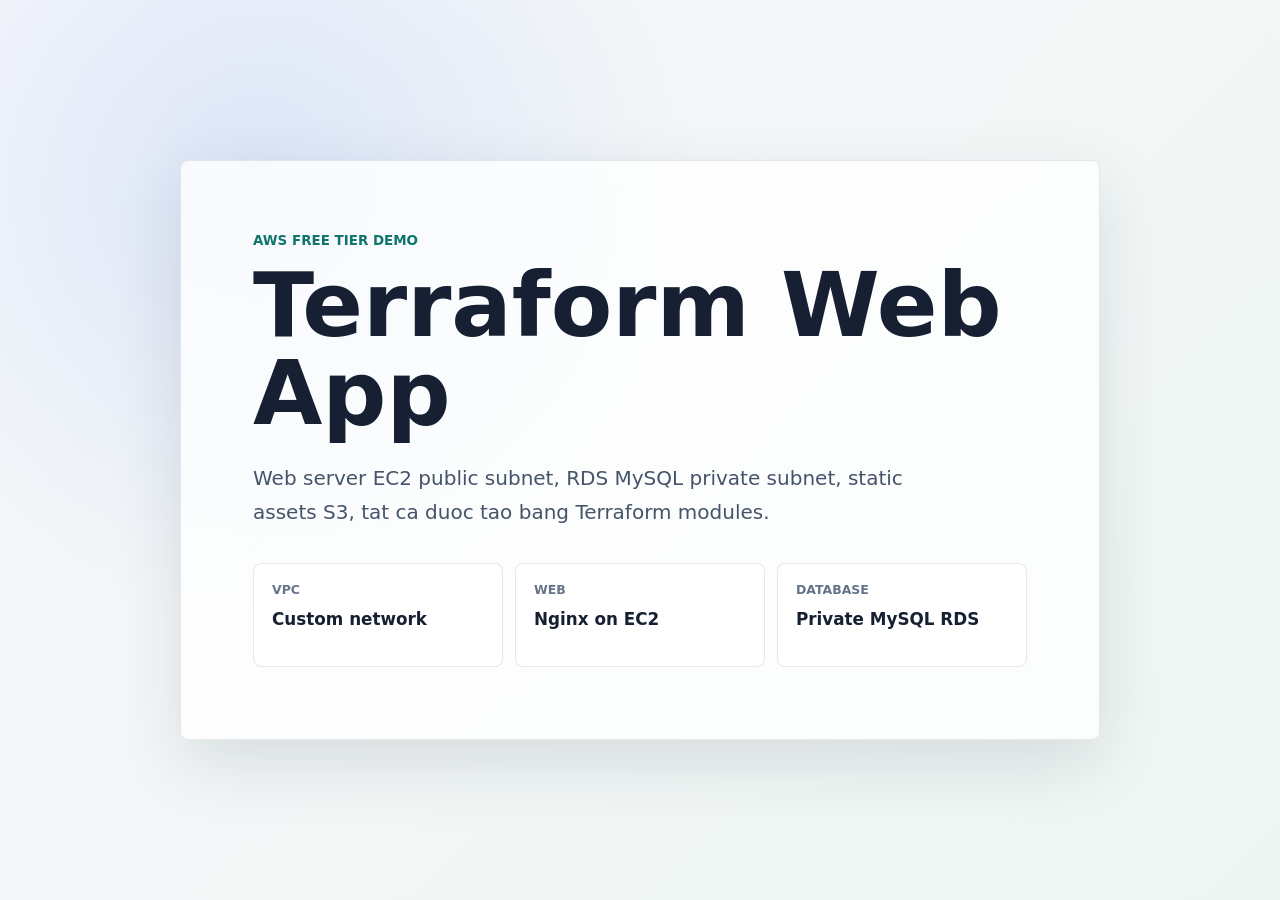
<file: terraform-webapp-aws/app/index.html>
<!doctype html>
<html lang="vi">
  <head>
    <meta charset="utf-8">
    <meta name="viewport" content="width=device-width, initial-scale=1">
    <title>Terraform Web App AWS</title>
    <link rel="stylesheet" href="style.css">
  </head>
  <body>
    <main class="page">
      <section class="hero">
        <p class="eyebrow">AWS Free Tier Demo</p>
        <h1>Terraform Web App</h1>
        <p class="lead">
          Web server EC2 public subnet, RDS MySQL private subnet, static assets S3,
          tat ca duoc tao bang Terraform modules.
        </p>
        <div class="status-grid">
          <article>
            <span>VPC</span>
            <strong>Custom network</strong>
          </article>
          <article>
            <span>Web</span>
            <strong>Nginx on EC2</strong>
          </article>
          <article>
            <span>Database</span>
            <strong>Private MySQL RDS</strong>
          </article>
        </div>
      </section>
    </main>
  </body>
</html>
</file>
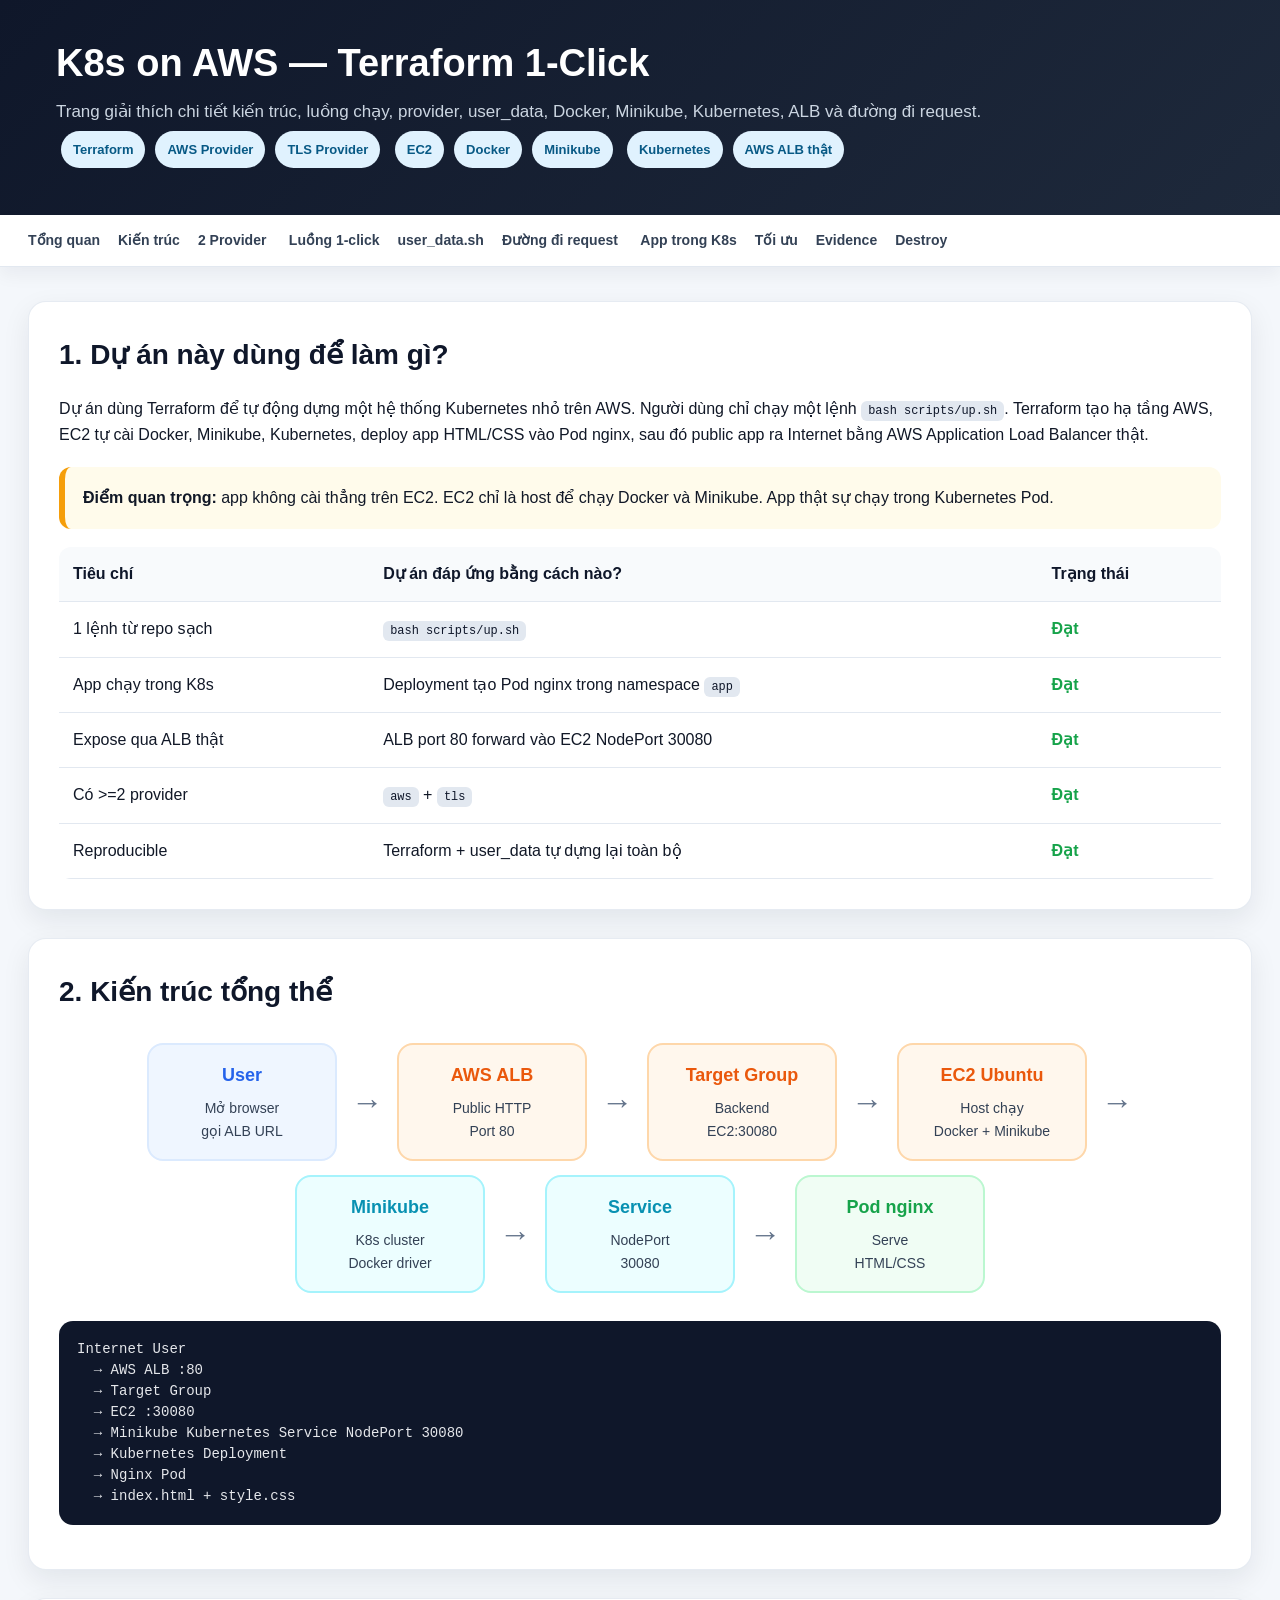
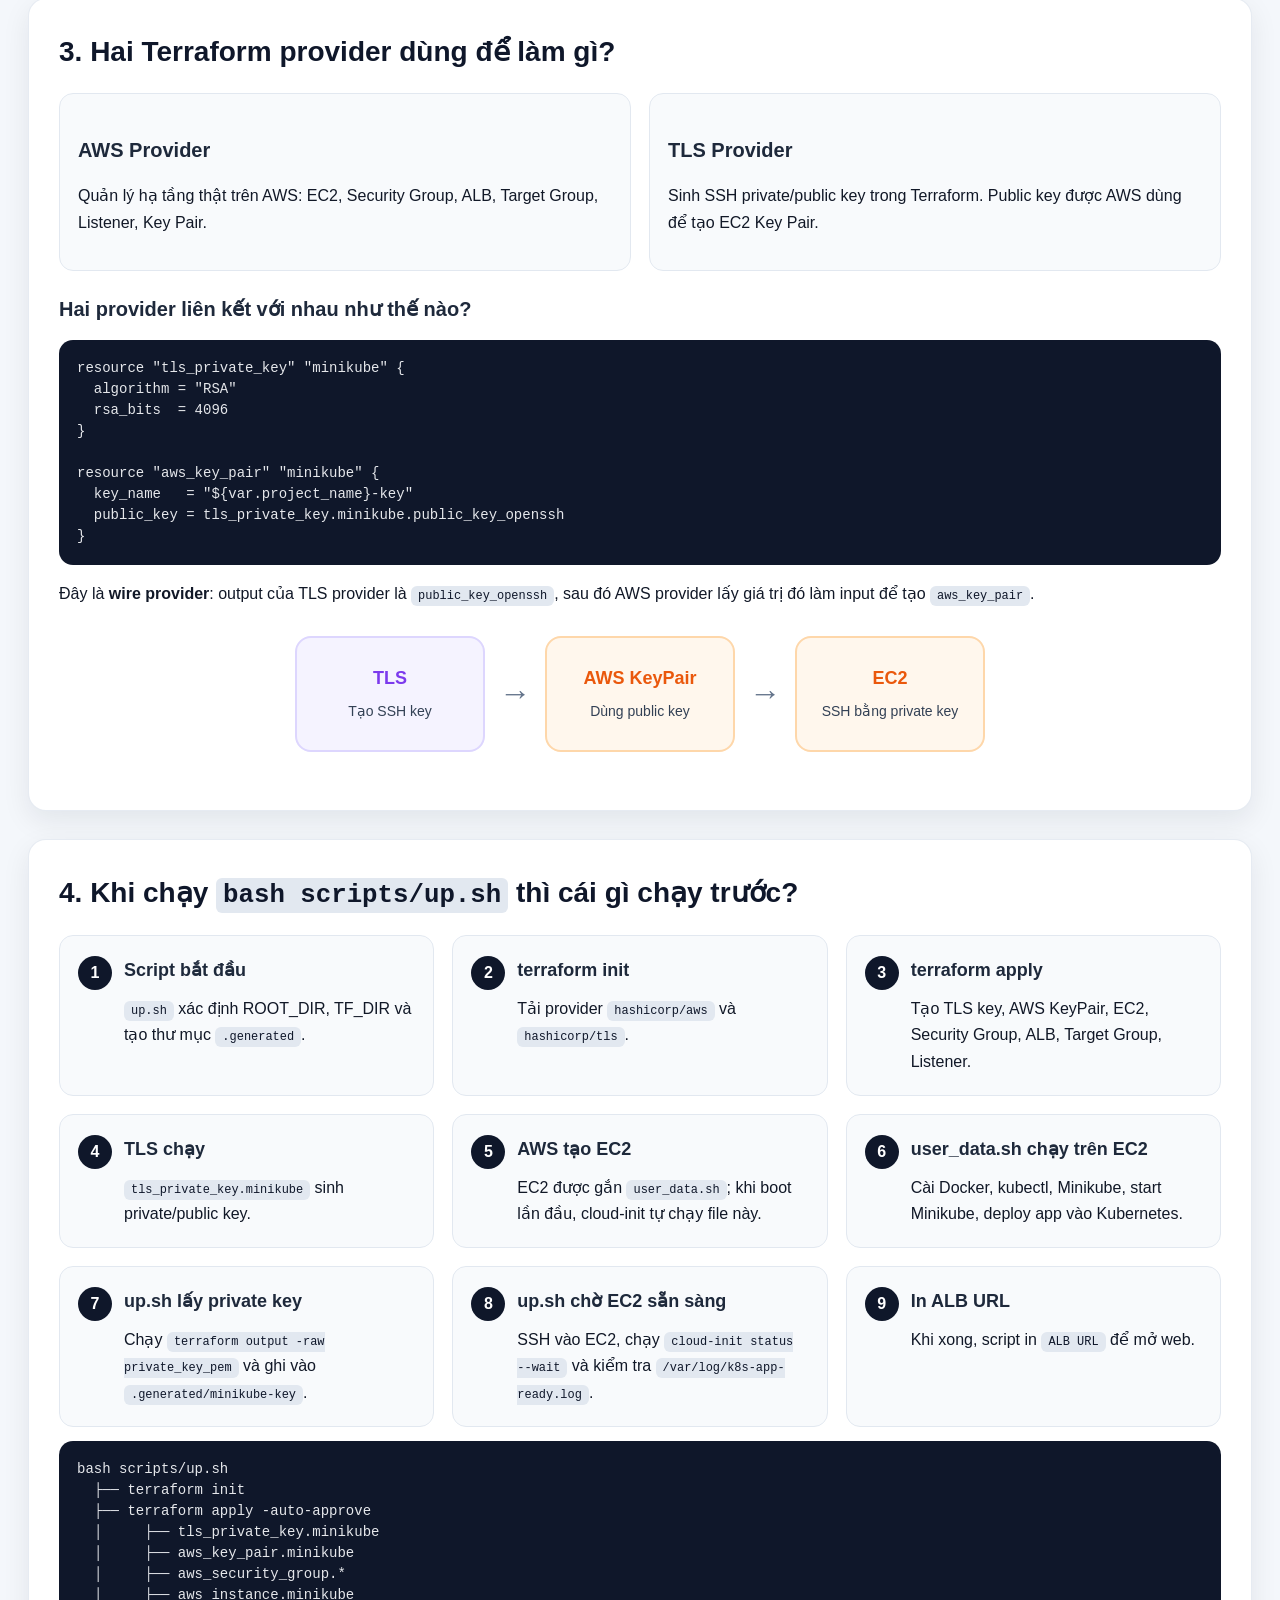
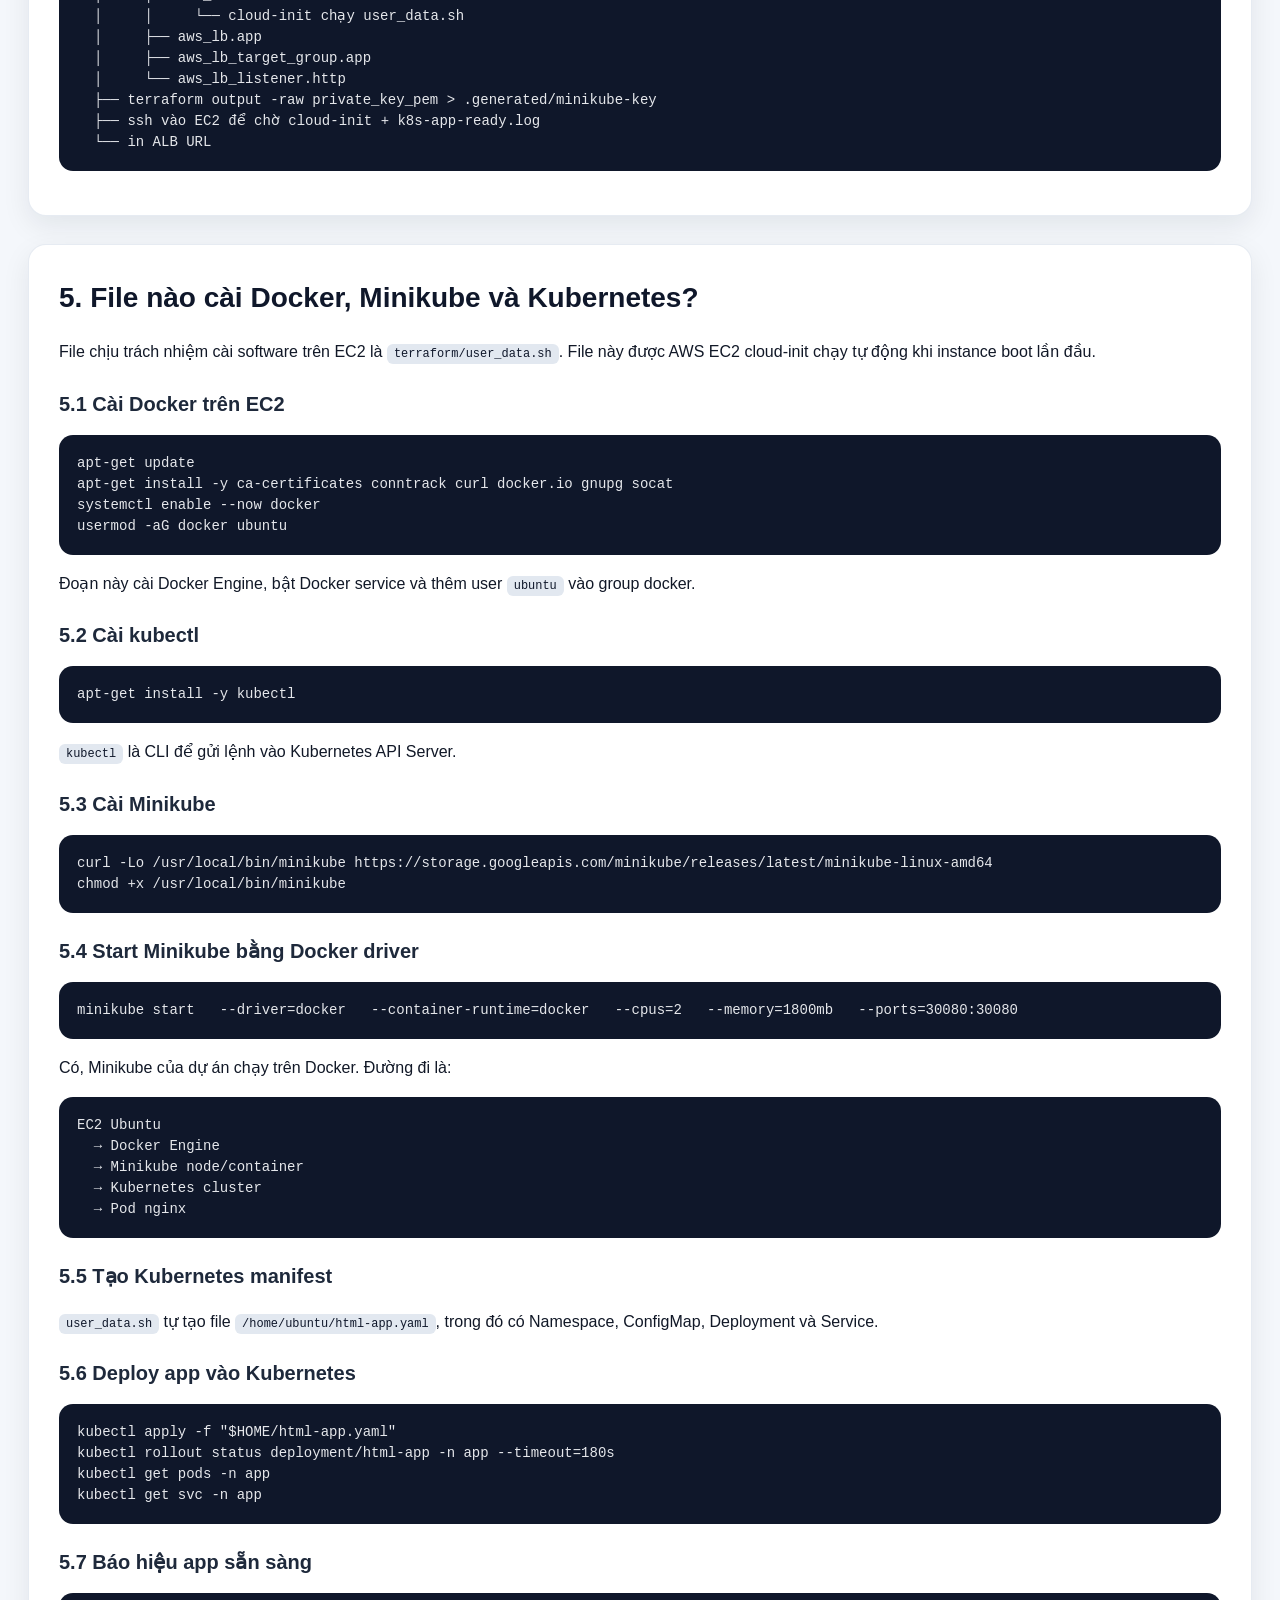
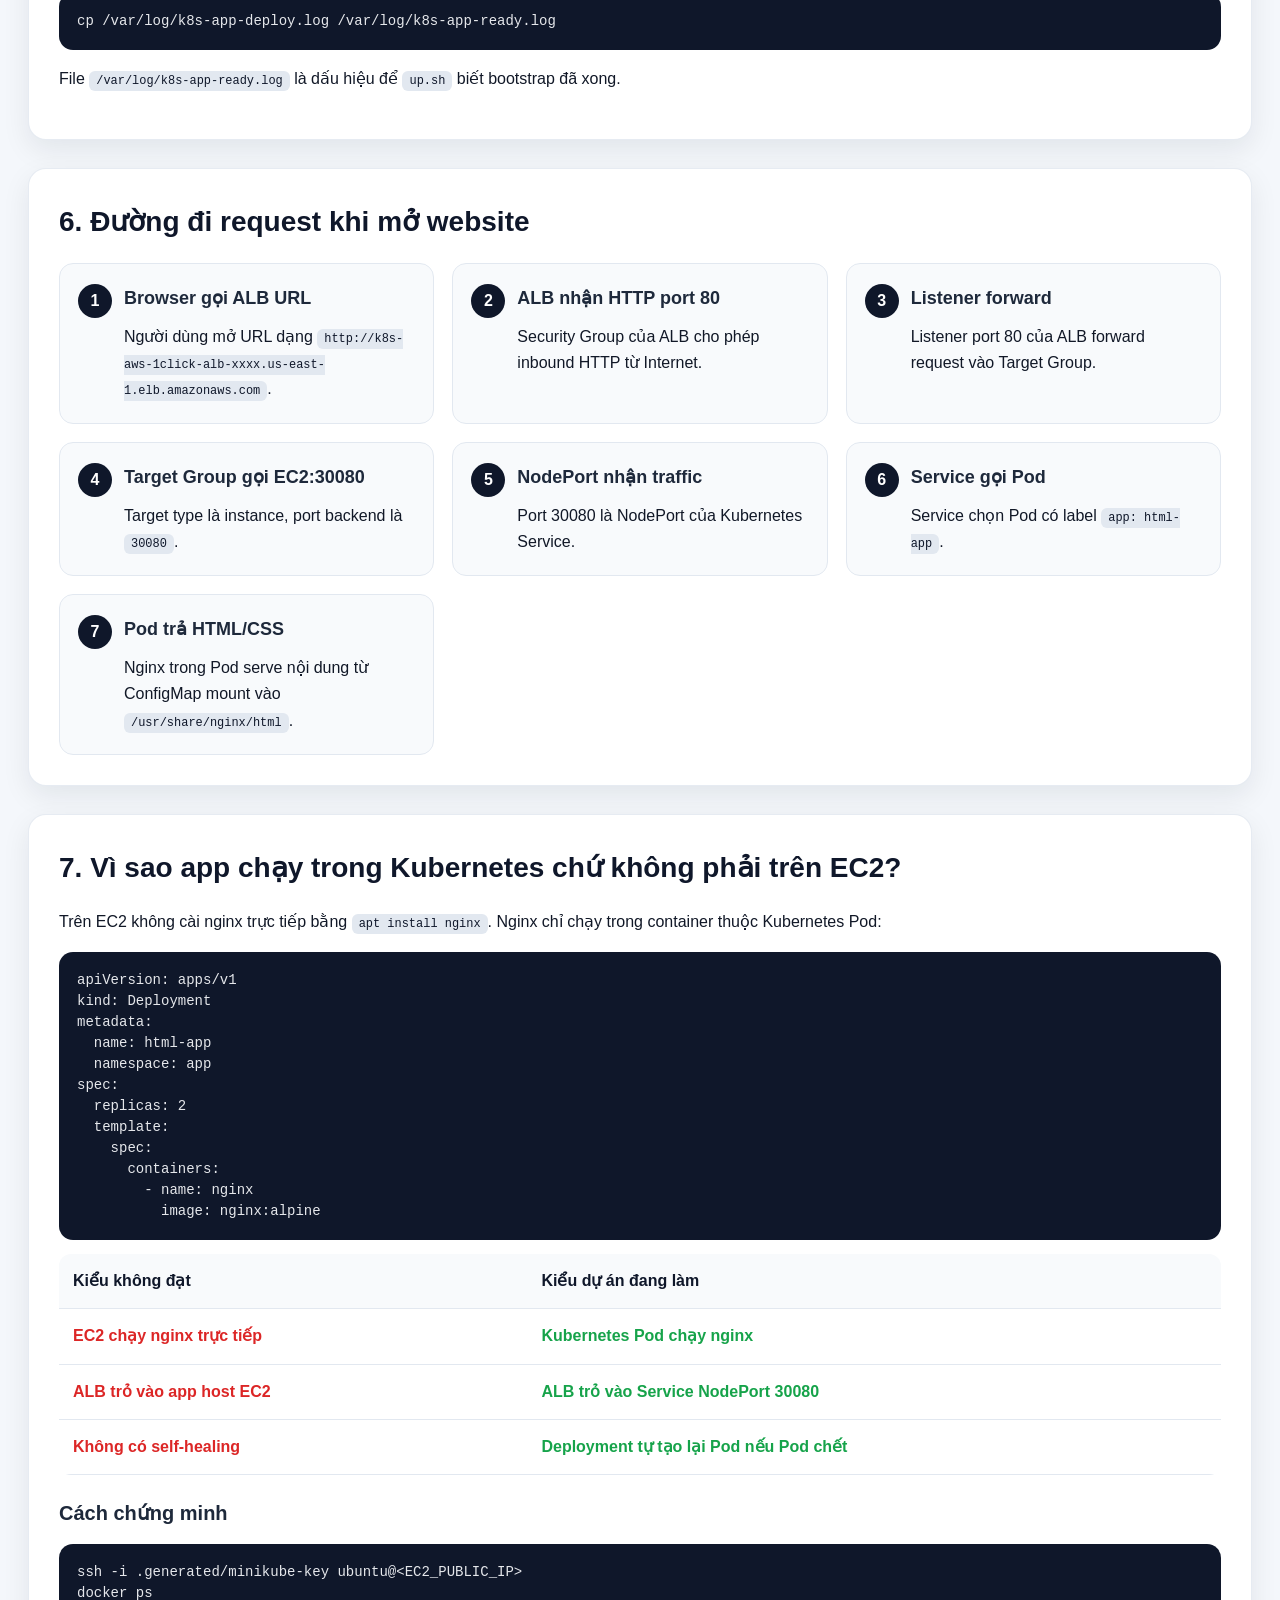
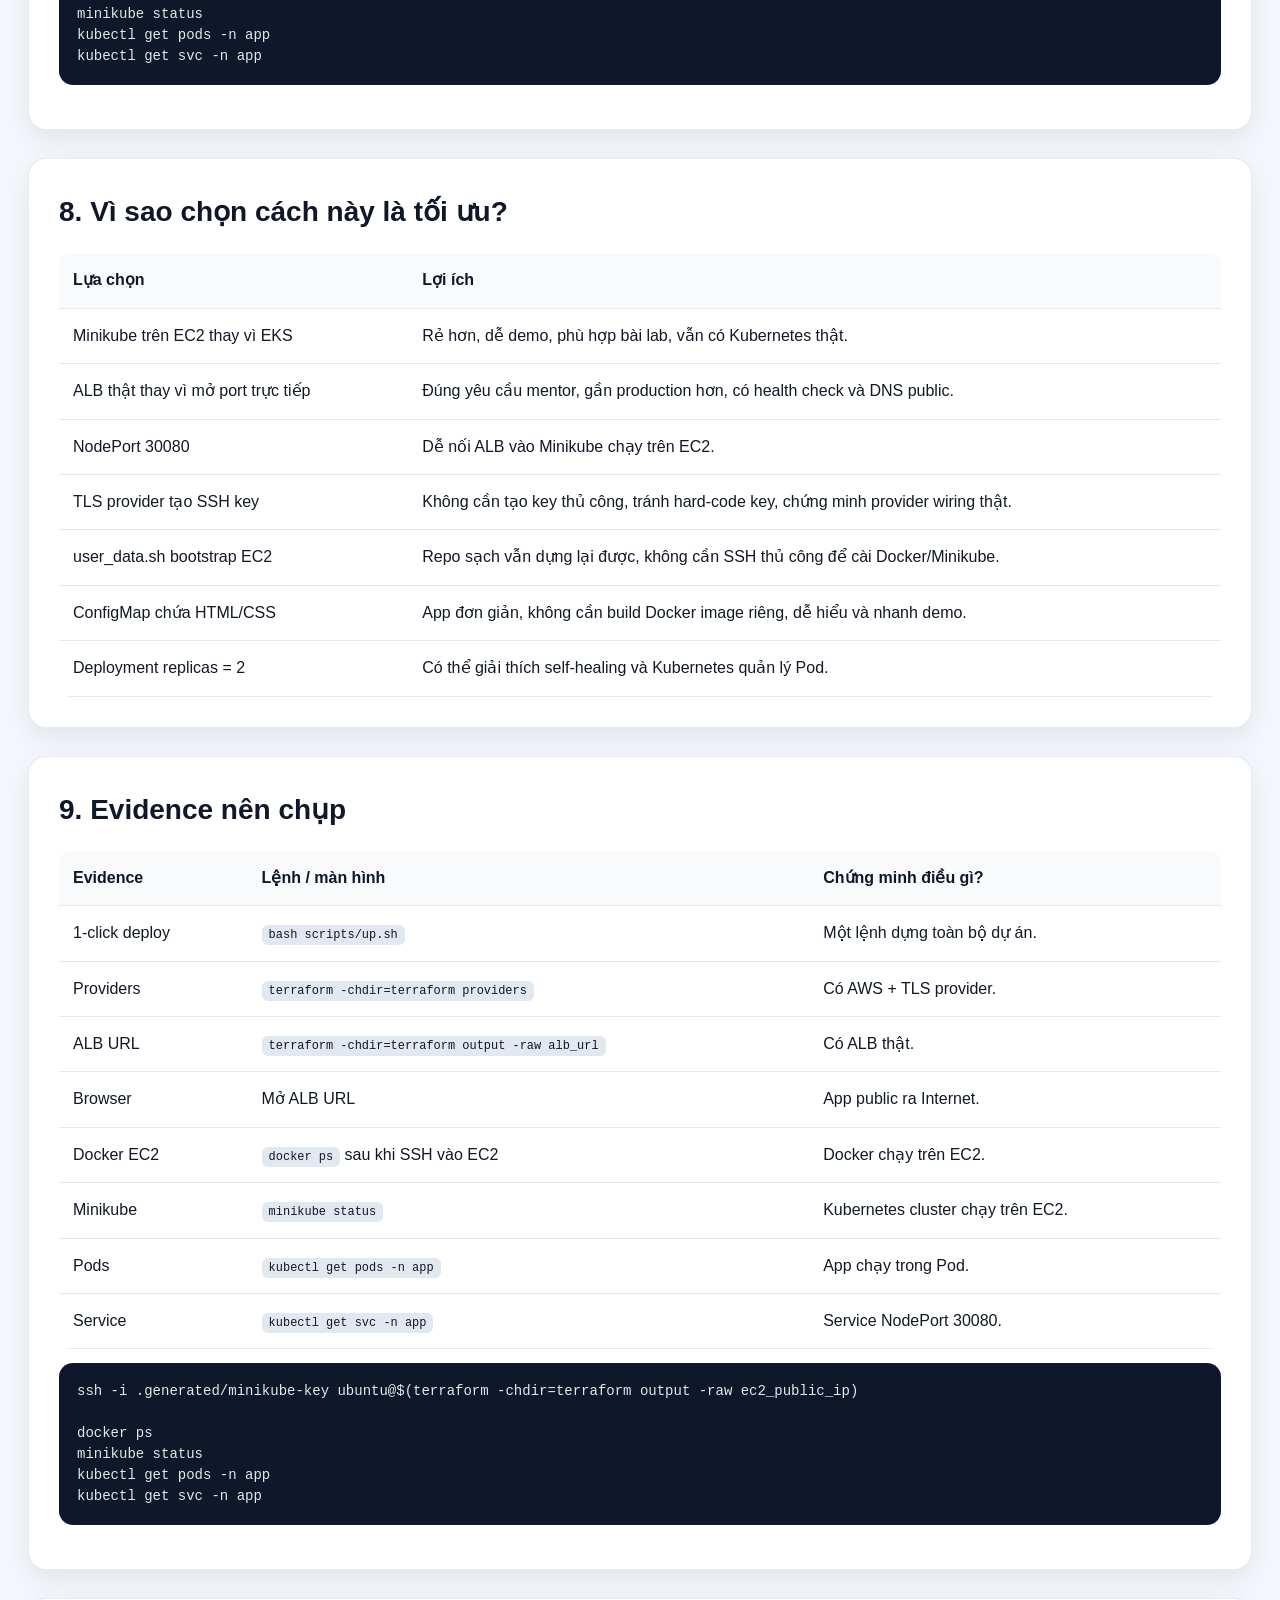
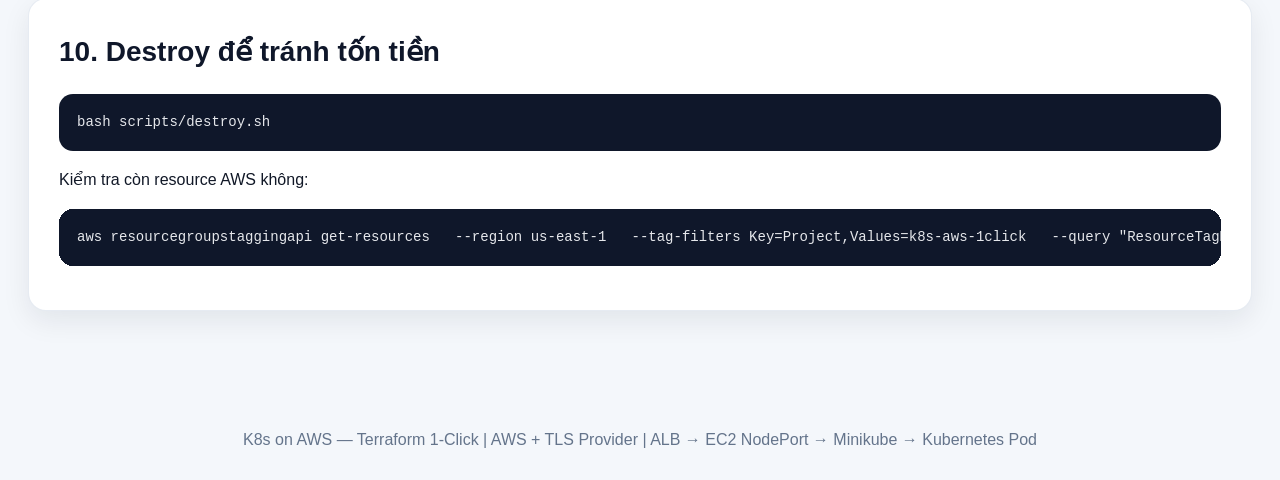
<file: k8s-aws-terraform-1click/evidence/k8s_aws_terraform_full_explanation.html>
<!DOCTYPE html>
<html lang="vi">
<head>
  <meta charset="UTF-8" />
  <meta name="viewport" content="width=device-width, initial-scale=1.0" />
  <title>Giải thích chi tiết dự án K8s on AWS — Terraform 1-Click</title>
  <style>
    *{box-sizing:border-box} body{margin:0;font-family:Arial,Helvetica,sans-serif;background:#f4f7fb;color:#111827;line-height:1.65}
    header{background:linear-gradient(135deg,#0f172a,#1e293b);color:white;padding:42px 56px}
    header h1{margin:0;font-size:38px;line-height:1.15} header p{margin:12px 0 0;color:#cbd5e1;font-size:17px}
    nav{position:sticky;top:0;z-index:10;background:white;border-bottom:1px solid #e2e8f0;padding:12px 28px;overflow-x:auto;white-space:nowrap;box-shadow:0 8px 18px rgba(15,23,42,.05)}
    nav a{color:#334155;text-decoration:none;font-size:14px;margin-right:18px;font-weight:700} nav a:hover{color:#2563eb}
    main{max-width:1280px;margin:0 auto;padding:34px 28px 60px}
    section{background:white;border-radius:18px;padding:30px;margin-bottom:28px;box-shadow:0 10px 28px rgba(15,23,42,.08);border:1px solid rgba(226,232,240,.85)}
    h2{margin:0 0 18px;font-size:28px;color:#0f172a} h3{margin:22px 0 10px;color:#1e293b;font-size:20px}
    .pill{border-radius:999px;padding:8px 12px;background:#e0f2fe;color:#075985;font-size:13px;font-weight:700;display:inline-block;margin:5px}
    .diagram{display:flex;flex-wrap:wrap;gap:14px;align-items:center;justify-content:center;margin:28px 0}
    .box{width:190px;min-height:116px;border-radius:16px;padding:16px;text-align:center;border:2px solid #dbeafe;background:#eff6ff;display:flex;flex-direction:column;justify-content:center}
    .box strong{display:block;font-size:18px;color:#2563eb;margin-bottom:6px}.box span{font-size:14px;color:#334155}
    .aws{background:#fff7ed;border-color:#fed7aa}.aws strong{color:#ea580c}
    .tls{background:#f5f3ff;border-color:#ddd6fe}.tls strong{color:#7c3aed}
    .k8s{background:#ecfeff;border-color:#a5f3fc}.k8s strong{color:#0891b2}
    .app{background:#f0fdf4;border-color:#bbf7d0}.app strong{color:#16a34a}
    .script{background:#fefce8;border-color:#fde68a}.script strong{color:#a16207}
    .arrow{font-size:32px;font-weight:bold;color:#64748b}
    pre{background:#0f172a;color:#e5e7eb;padding:18px;border-radius:14px;overflow-x:auto;line-height:1.5;font-size:14px}
    code{background:#e2e8f0;color:#0f172a;padding:3px 7px;border-radius:6px;font-size:.92em}
    table{width:100%;border-collapse:collapse;margin-top:14px;border-radius:12px;overflow:hidden}
    th,td{border-bottom:1px solid #e2e8f0;padding:14px;text-align:left;vertical-align:top} th{background:#f8fafc;color:#0f172a}
    .steps{counter-reset:step;display:grid;grid-template-columns:repeat(auto-fit,minmax(290px,1fr));gap:18px;margin-top:18px}
    .step{position:relative;padding:20px 20px 20px 64px;border-radius:14px;background:#f8fafc;border:1px solid #e2e8f0}
    .step:before{counter-increment:step;content:counter(step);position:absolute;left:18px;top:20px;width:34px;height:34px;border-radius:50%;background:#0f172a;color:white;display:flex;align-items:center;justify-content:center;font-weight:bold}
    .step h3{margin-top:0;font-size:18px}.note{border-left:6px solid #f59e0b;background:#fffbeb;padding:18px;border-radius:12px;margin:18px 0}
    .ok{color:#16a34a;font-weight:bold}.bad{color:#dc2626;font-weight:bold}
    .two-col{display:grid;grid-template-columns:repeat(auto-fit,minmax(320px,1fr));gap:18px}.mini-card{background:#f8fafc;border:1px solid #e2e8f0;border-radius:14px;padding:18px}
    footer{text-align:center;padding:28px;color:#64748b}
  </style>
</head>
<body>
<header>
  <h1>K8s on AWS — Terraform 1-Click</h1>
  <p>Trang giải thích chi tiết kiến trúc, luồng chạy, provider, user_data, Docker, Minikube, Kubernetes, ALB và đường đi request.</p>
  <div>
    <span class="pill">Terraform</span><span class="pill">AWS Provider</span><span class="pill">TLS Provider</span>
    <span class="pill">EC2</span><span class="pill">Docker</span><span class="pill">Minikube</span>
    <span class="pill">Kubernetes</span><span class="pill">AWS ALB thật</span>
  </div>
</header>

<nav>
  <a href="#overview">Tổng quan</a><a href="#architecture">Kiến trúc</a><a href="#providers">2 Provider</a>
  <a href="#oneclick">Luồng 1-click</a><a href="#userdata">user_data.sh</a><a href="#request">Đường đi request</a>
  <a href="#k8s">App trong K8s</a><a href="#optimize">Tối ưu</a><a href="#evidence">Evidence</a><a href="#destroy">Destroy</a>
</nav>

<main>
<section id="overview">
<h2>1. Dự án này dùng để làm gì?</h2>
<p>Dự án dùng Terraform để tự động dựng một hệ thống Kubernetes nhỏ trên AWS. Người dùng chỉ chạy một lệnh <code>bash scripts/up.sh</code>. Terraform tạo hạ tầng AWS, EC2 tự cài Docker, Minikube, Kubernetes, deploy app HTML/CSS vào Pod nginx, sau đó public app ra Internet bằng AWS Application Load Balancer thật.</p>
<div class="note"><strong>Điểm quan trọng:</strong> app không cài thẳng trên EC2. EC2 chỉ là host để chạy Docker và Minikube. App thật sự chạy trong Kubernetes Pod.</div>
<table><thead><tr><th>Tiêu chí</th><th>Dự án đáp ứng bằng cách nào?</th><th>Trạng thái</th></tr></thead>
<tbody>
<tr><td>1 lệnh từ repo sạch</td><td><code>bash scripts/up.sh</code></td><td class="ok">Đạt</td></tr>
<tr><td>App chạy trong K8s</td><td>Deployment tạo Pod nginx trong namespace <code>app</code></td><td class="ok">Đạt</td></tr>
<tr><td>Expose qua ALB thật</td><td>ALB port 80 forward vào EC2 NodePort 30080</td><td class="ok">Đạt</td></tr>
<tr><td>Có >=2 provider</td><td><code>aws</code> + <code>tls</code></td><td class="ok">Đạt</td></tr>
<tr><td>Reproducible</td><td>Terraform + user_data tự dựng lại toàn bộ</td><td class="ok">Đạt</td></tr>
</tbody></table>
</section>

<section id="architecture">
<h2>2. Kiến trúc tổng thể</h2>
<div class="diagram">
  <div class="box"><strong>User</strong><span>Mở browser<br>gọi ALB URL</span></div><div class="arrow">→</div>
  <div class="box aws"><strong>AWS ALB</strong><span>Public HTTP<br>Port 80</span></div><div class="arrow">→</div>
  <div class="box aws"><strong>Target Group</strong><span>Backend<br>EC2:30080</span></div><div class="arrow">→</div>
  <div class="box aws"><strong>EC2 Ubuntu</strong><span>Host chạy<br>Docker + Minikube</span></div><div class="arrow">→</div>
  <div class="box k8s"><strong>Minikube</strong><span>K8s cluster<br>Docker driver</span></div><div class="arrow">→</div>
  <div class="box k8s"><strong>Service</strong><span>NodePort<br>30080</span></div><div class="arrow">→</div>
  <div class="box app"><strong>Pod nginx</strong><span>Serve<br>HTML/CSS</span></div>
</div>
<pre>Internet User
  → AWS ALB :80
  → Target Group
  → EC2 :30080
  → Minikube Kubernetes Service NodePort 30080
  → Kubernetes Deployment
  → Nginx Pod
  → index.html + style.css</pre>
</section>

<section id="providers">
<h2>3. Hai Terraform provider dùng để làm gì?</h2>
<div class="two-col">
<div class="mini-card"><h3>AWS Provider</h3><p>Quản lý hạ tầng thật trên AWS: EC2, Security Group, ALB, Target Group, Listener, Key Pair.</p></div>
<div class="mini-card"><h3>TLS Provider</h3><p>Sinh SSH private/public key trong Terraform. Public key được AWS dùng để tạo EC2 Key Pair.</p></div>
</div>
<h3>Hai provider liên kết với nhau như thế nào?</h3>
<pre>resource "tls_private_key" "minikube" {
  algorithm = "RSA"
  rsa_bits  = 4096
}

resource "aws_key_pair" "minikube" {
  key_name   = "${var.project_name}-key"
  public_key = tls_private_key.minikube.public_key_openssh
}</pre>
<p>Đây là <strong>wire provider</strong>: output của TLS provider là <code>public_key_openssh</code>, sau đó AWS provider lấy giá trị đó làm input để tạo <code>aws_key_pair</code>.</p>
<div class="diagram"><div class="box tls"><strong>TLS</strong><span>Tạo SSH key</span></div><div class="arrow">→</div><div class="box aws"><strong>AWS KeyPair</strong><span>Dùng public key</span></div><div class="arrow">→</div><div class="box aws"><strong>EC2</strong><span>SSH bằng private key</span></div></div>
</section>

<section id="oneclick">
<h2>4. Khi chạy <code>bash scripts/up.sh</code> thì cái gì chạy trước?</h2>
<div class="steps">
<div class="step"><h3>Script bắt đầu</h3><code>up.sh</code> xác định ROOT_DIR, TF_DIR và tạo thư mục <code>.generated</code>.</div>
<div class="step"><h3>terraform init</h3>Tải provider <code>hashicorp/aws</code> và <code>hashicorp/tls</code>.</div>
<div class="step"><h3>terraform apply</h3>Tạo TLS key, AWS KeyPair, EC2, Security Group, ALB, Target Group, Listener.</div>
<div class="step"><h3>TLS chạy</h3><code>tls_private_key.minikube</code> sinh private/public key.</div>
<div class="step"><h3>AWS tạo EC2</h3>EC2 được gắn <code>user_data.sh</code>; khi boot lần đầu, cloud-init tự chạy file này.</div>
<div class="step"><h3>user_data.sh chạy trên EC2</h3>Cài Docker, kubectl, Minikube, start Minikube, deploy app vào Kubernetes.</div>
<div class="step"><h3>up.sh lấy private key</h3>Chạy <code>terraform output -raw private_key_pem</code> và ghi vào <code>.generated/minikube-key</code>.</div>
<div class="step"><h3>up.sh chờ EC2 sẵn sàng</h3>SSH vào EC2, chạy <code>cloud-init status --wait</code> và kiểm tra <code>/var/log/k8s-app-ready.log</code>.</div>
<div class="step"><h3>In ALB URL</h3>Khi xong, script in <code>ALB URL</code> để mở web.</div>
</div>
<pre>bash scripts/up.sh
  ├── terraform init
  ├── terraform apply -auto-approve
  │     ├── tls_private_key.minikube
  │     ├── aws_key_pair.minikube
  │     ├── aws_security_group.*
  │     ├── aws_instance.minikube
  │     │     └── cloud-init chạy user_data.sh
  │     ├── aws_lb.app
  │     ├── aws_lb_target_group.app
  │     └── aws_lb_listener.http
  ├── terraform output -raw private_key_pem > .generated/minikube-key
  ├── ssh vào EC2 để chờ cloud-init + k8s-app-ready.log
  └── in ALB URL</pre>
</section>

<section id="userdata">
<h2>5. File nào cài Docker, Minikube và Kubernetes?</h2>
<p>File chịu trách nhiệm cài software trên EC2 là <code>terraform/user_data.sh</code>. File này được AWS EC2 cloud-init chạy tự động khi instance boot lần đầu.</p>
<h3>5.1 Cài Docker trên EC2</h3>
<pre>apt-get update
apt-get install -y ca-certificates conntrack curl docker.io gnupg socat
systemctl enable --now docker
usermod -aG docker ubuntu</pre>
<p>Đoạn này cài Docker Engine, bật Docker service và thêm user <code>ubuntu</code> vào group docker.</p>
<h3>5.2 Cài kubectl</h3>
<pre>apt-get install -y kubectl</pre>
<p><code>kubectl</code> là CLI để gửi lệnh vào Kubernetes API Server.</p>
<h3>5.3 Cài Minikube</h3>
<pre>curl -Lo /usr/local/bin/minikube https://storage.googleapis.com/minikube/releases/latest/minikube-linux-amd64
chmod +x /usr/local/bin/minikube</pre>
<h3>5.4 Start Minikube bằng Docker driver</h3>
<pre>minikube start   --driver=docker   --container-runtime=docker   --cpus=2   --memory=1800mb   --ports=30080:30080</pre>
<p>Có, Minikube của dự án chạy trên Docker. Đường đi là:</p>
<pre>EC2 Ubuntu
  → Docker Engine
  → Minikube node/container
  → Kubernetes cluster
  → Pod nginx</pre>
<h3>5.5 Tạo Kubernetes manifest</h3>
<p><code>user_data.sh</code> tự tạo file <code>/home/ubuntu/html-app.yaml</code>, trong đó có Namespace, ConfigMap, Deployment và Service.</p>
<h3>5.6 Deploy app vào Kubernetes</h3>
<pre>kubectl apply -f "$HOME/html-app.yaml"
kubectl rollout status deployment/html-app -n app --timeout=180s
kubectl get pods -n app
kubectl get svc -n app</pre>
<h3>5.7 Báo hiệu app sẵn sàng</h3>
<pre>cp /var/log/k8s-app-deploy.log /var/log/k8s-app-ready.log</pre>
<p>File <code>/var/log/k8s-app-ready.log</code> là dấu hiệu để <code>up.sh</code> biết bootstrap đã xong.</p>
</section>

<section id="request">
<h2>6. Đường đi request khi mở website</h2>
<div class="steps">
<div class="step"><h3>Browser gọi ALB URL</h3>Người dùng mở URL dạng <code>http://k8s-aws-1click-alb-xxxx.us-east-1.elb.amazonaws.com</code>.</div>
<div class="step"><h3>ALB nhận HTTP port 80</h3>Security Group của ALB cho phép inbound HTTP từ Internet.</div>
<div class="step"><h3>Listener forward</h3>Listener port 80 của ALB forward request vào Target Group.</div>
<div class="step"><h3>Target Group gọi EC2:30080</h3>Target type là instance, port backend là <code>30080</code>.</div>
<div class="step"><h3>NodePort nhận traffic</h3>Port 30080 là NodePort của Kubernetes Service.</div>
<div class="step"><h3>Service gọi Pod</h3>Service chọn Pod có label <code>app: html-app</code>.</div>
<div class="step"><h3>Pod trả HTML/CSS</h3>Nginx trong Pod serve nội dung từ ConfigMap mount vào <code>/usr/share/nginx/html</code>.</div>
</div>
</section>

<section id="k8s">
<h2>7. Vì sao app chạy trong Kubernetes chứ không phải trên EC2?</h2>
<p>Trên EC2 không cài nginx trực tiếp bằng <code>apt install nginx</code>. Nginx chỉ chạy trong container thuộc Kubernetes Pod:</p>
<pre>apiVersion: apps/v1
kind: Deployment
metadata:
  name: html-app
  namespace: app
spec:
  replicas: 2
  template:
    spec:
      containers:
        - name: nginx
          image: nginx:alpine</pre>
<table><thead><tr><th>Kiểu không đạt</th><th>Kiểu dự án đang làm</th></tr></thead>
<tbody>
<tr><td class="bad">EC2 chạy nginx trực tiếp</td><td class="ok">Kubernetes Pod chạy nginx</td></tr>
<tr><td class="bad">ALB trỏ vào app host EC2</td><td class="ok">ALB trỏ vào Service NodePort 30080</td></tr>
<tr><td class="bad">Không có self-healing</td><td class="ok">Deployment tự tạo lại Pod nếu Pod chết</td></tr>
</tbody></table>
<h3>Cách chứng minh</h3>
<pre>ssh -i .generated/minikube-key ubuntu@&lt;EC2_PUBLIC_IP&gt;
docker ps
minikube status
kubectl get pods -n app
kubectl get svc -n app</pre>
</section>

<section id="optimize">
<h2>8. Vì sao chọn cách này là tối ưu?</h2>
<table><thead><tr><th>Lựa chọn</th><th>Lợi ích</th></tr></thead>
<tbody>
<tr><td>Minikube trên EC2 thay vì EKS</td><td>Rẻ hơn, dễ demo, phù hợp bài lab, vẫn có Kubernetes thật.</td></tr>
<tr><td>ALB thật thay vì mở port trực tiếp</td><td>Đúng yêu cầu mentor, gần production hơn, có health check và DNS public.</td></tr>
<tr><td>NodePort 30080</td><td>Dễ nối ALB vào Minikube chạy trên EC2.</td></tr>
<tr><td>TLS provider tạo SSH key</td><td>Không cần tạo key thủ công, tránh hard-code key, chứng minh provider wiring thật.</td></tr>
<tr><td>user_data.sh bootstrap EC2</td><td>Repo sạch vẫn dựng lại được, không cần SSH thủ công để cài Docker/Minikube.</td></tr>
<tr><td>ConfigMap chứa HTML/CSS</td><td>App đơn giản, không cần build Docker image riêng, dễ hiểu và nhanh demo.</td></tr>
<tr><td>Deployment replicas = 2</td><td>Có thể giải thích self-healing và Kubernetes quản lý Pod.</td></tr>
</tbody></table>
</section>

<section id="evidence">
<h2>9. Evidence nên chụp</h2>
<table><thead><tr><th>Evidence</th><th>Lệnh / màn hình</th><th>Chứng minh điều gì?</th></tr></thead>
<tbody>
<tr><td>1-click deploy</td><td><code>bash scripts/up.sh</code></td><td>Một lệnh dựng toàn bộ dự án.</td></tr>
<tr><td>Providers</td><td><code>terraform -chdir=terraform providers</code></td><td>Có AWS + TLS provider.</td></tr>
<tr><td>ALB URL</td><td><code>terraform -chdir=terraform output -raw alb_url</code></td><td>Có ALB thật.</td></tr>
<tr><td>Browser</td><td>Mở ALB URL</td><td>App public ra Internet.</td></tr>
<tr><td>Docker EC2</td><td><code>docker ps</code> sau khi SSH vào EC2</td><td>Docker chạy trên EC2.</td></tr>
<tr><td>Minikube</td><td><code>minikube status</code></td><td>Kubernetes cluster chạy trên EC2.</td></tr>
<tr><td>Pods</td><td><code>kubectl get pods -n app</code></td><td>App chạy trong Pod.</td></tr>
<tr><td>Service</td><td><code>kubectl get svc -n app</code></td><td>Service NodePort 30080.</td></tr>
</tbody></table>
<pre>ssh -i .generated/minikube-key ubuntu@$(terraform -chdir=terraform output -raw ec2_public_ip)

docker ps
minikube status
kubectl get pods -n app
kubectl get svc -n app</pre>
</section>

<section id="destroy">
<h2>10. Destroy để tránh tốn tiền</h2>
<pre>bash scripts/destroy.sh</pre>
<p>Kiểm tra còn resource AWS không:</p>
<pre>aws resourcegroupstaggingapi get-resources   --region us-east-1   --tag-filters Key=Project,Values=k8s-aws-1click   --query "ResourceTagMappingList[*].ResourceARN"   --output text</pre>
</section>
</main>
<footer>K8s on AWS — Terraform 1-Click | AWS + TLS Provider | ALB → EC2 NodePort → Minikube → Kubernetes Pod</footer>
</body>
</html>
</file>
<file: terraform-webapp-aws/app/style.css>
:root {
  color-scheme: light;
  font-family: Inter, ui-sans-serif, system-ui, -apple-system, BlinkMacSystemFont, "Segoe UI", sans-serif;
  background: #f7f8fb;
  color: #172033;
}

* {
  box-sizing: border-box;
}

body {
  margin: 0;
  min-height: 100vh;
  background:
    radial-gradient(circle at 20% 20%, rgba(37, 99, 235, 0.12), transparent 28rem),
    linear-gradient(135deg, #f7f8fb 0%, #eef6f3 100%);
}

.page {
  min-height: 100vh;
  display: grid;
  place-items: center;
  padding: 32px;
}

.hero {
  width: min(920px, 100%);
  padding: clamp(32px, 6vw, 72px);
  border: 1px solid rgba(23, 32, 51, 0.1);
  border-radius: 8px;
  background: rgba(255, 255, 255, 0.78);
  box-shadow: 0 24px 70px rgba(23, 32, 51, 0.12);
}

.eyebrow {
  margin: 0 0 14px;
  font-size: 0.84rem;
  font-weight: 800;
  text-transform: uppercase;
  color: #0f766e;
}

h1 {
  margin: 0;
  font-size: clamp(2.4rem, 8vw, 5.6rem);
  line-height: 0.98;
  letter-spacing: 0;
}

.lead {
  max-width: 680px;
  margin: 24px 0 0;
  font-size: clamp(1rem, 2vw, 1.25rem);
  line-height: 1.7;
  color: #46546a;
}

.status-grid {
  display: grid;
  grid-template-columns: repeat(3, minmax(0, 1fr));
  gap: 12px;
  margin-top: 34px;
}

.status-grid article {
  min-height: 104px;
  padding: 18px;
  border: 1px solid rgba(23, 32, 51, 0.1);
  border-radius: 8px;
  background: #ffffff;
}

.status-grid span {
  display: block;
  margin-bottom: 12px;
  font-size: 0.78rem;
  font-weight: 800;
  text-transform: uppercase;
  color: #64748b;
}

.status-grid strong {
  display: block;
  font-size: 1.05rem;
}

@media (max-width: 720px) {
  .page {
    padding: 18px;
  }

  .status-grid {
    grid-template-columns: 1fr;
  }
}
</file>
